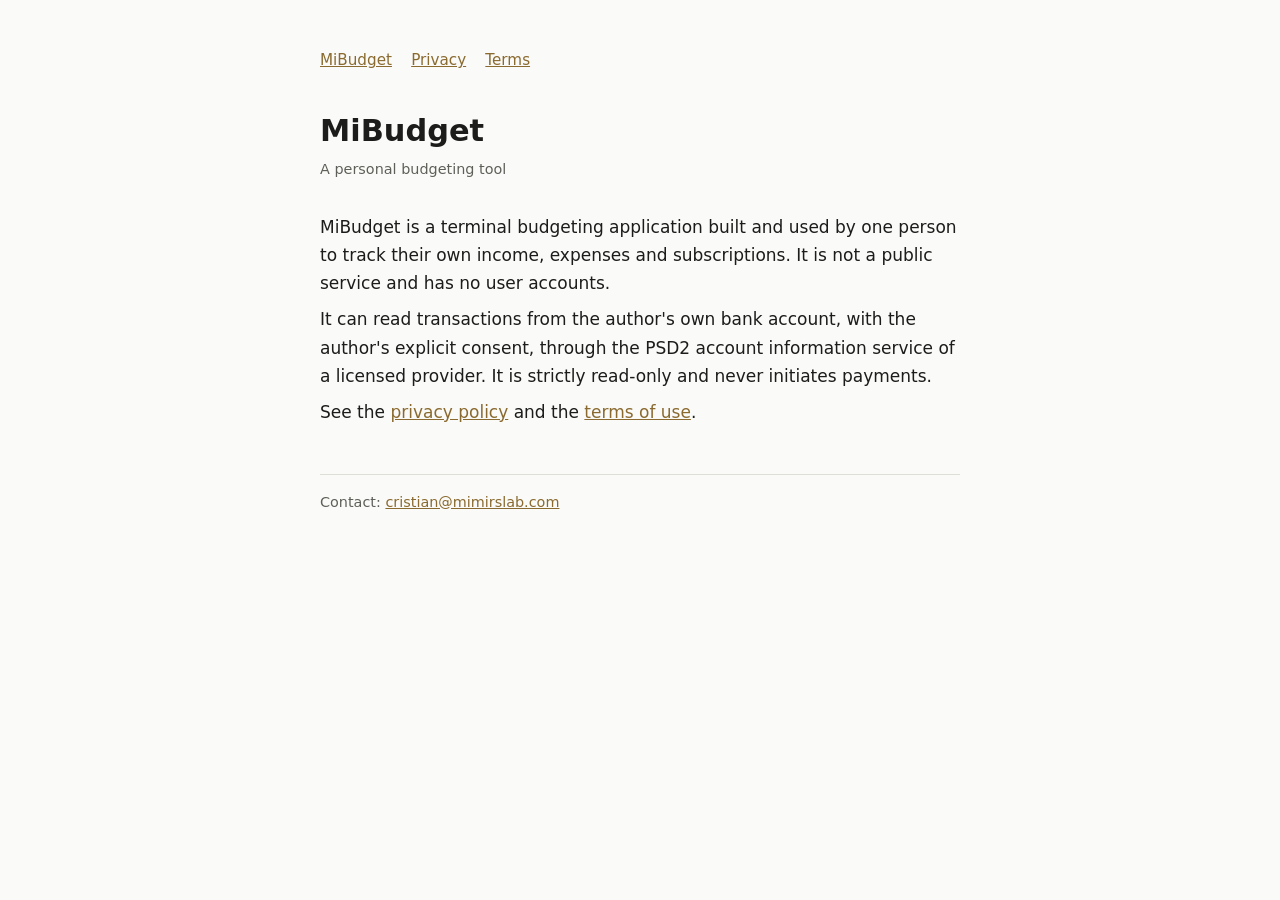
<file: index.html>
<!doctype html><html lang="en"><head><meta charset="utf-8"><meta name="viewport" content="width=device-width,initial-scale=1"><link rel="stylesheet" href="style.css"><title>MiBudget</title></head><body><main><nav><a href="./">MiBudget</a><a href="privacy.html">Privacy</a><a href="terms.html">Terms</a></nav>
<h1>MiBudget</h1><p class="meta">A personal budgeting tool</p>
<p>MiBudget is a terminal budgeting application built and used by one person to track their own income, expenses and subscriptions. It is not a public service and has no user accounts.</p>
<p>It can read transactions from the author's own bank account, with the author's explicit consent, through the PSD2 account information service of a licensed provider. It is strictly read-only and never initiates payments.</p>
<p>See the <a href="privacy.html">privacy policy</a> and the <a href="terms.html">terms of use</a>.</p>
<footer>Contact: <a href="mailto:cristian@mimirslab.com">cristian@mimirslab.com</a></footer></main></body></html>
</file>
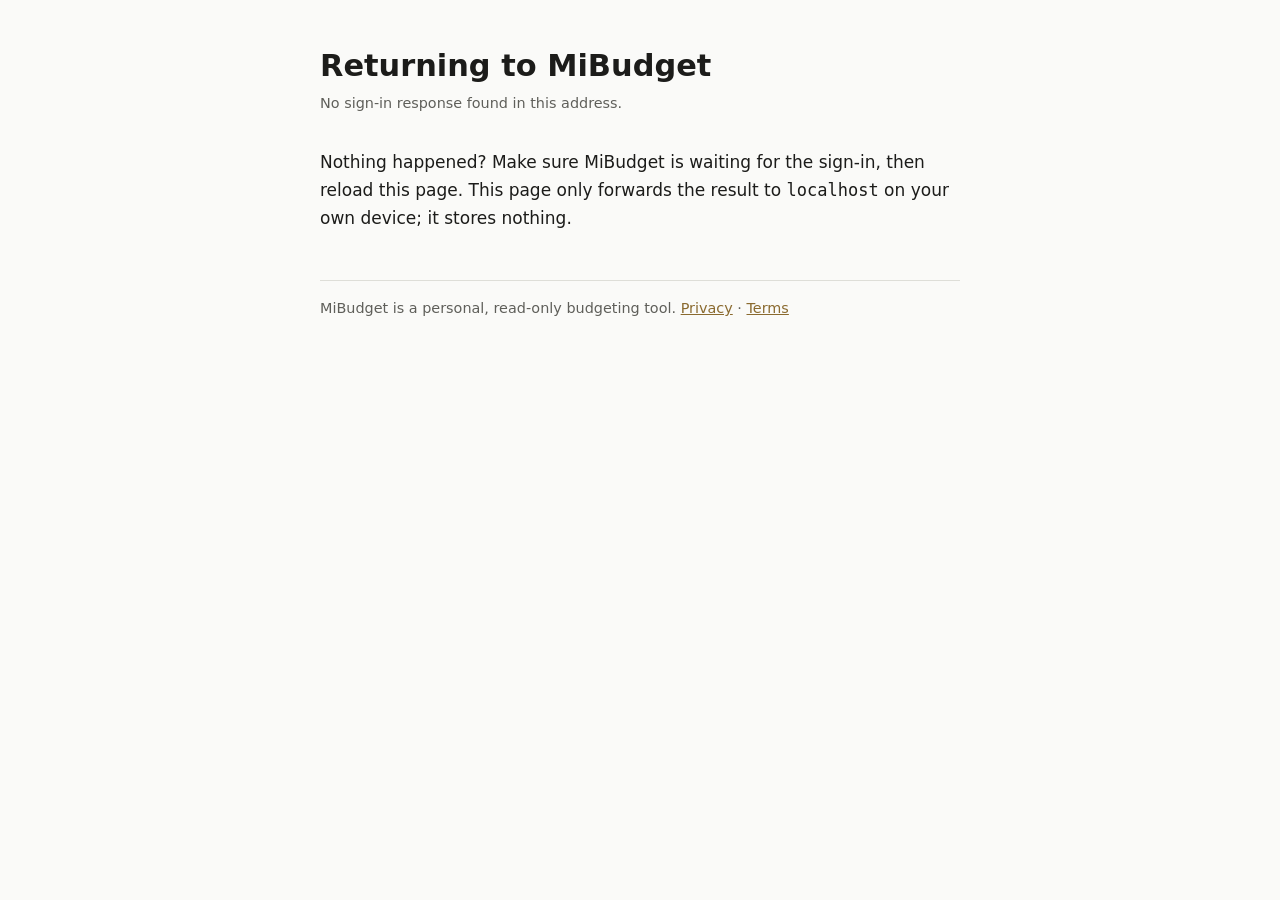
<file: callback.html>
<!doctype html><html lang="en"><head><meta charset="utf-8"><meta name="viewport" content="width=device-width,initial-scale=1"><meta name="referrer" content="no-referrer"><meta name="robots" content="noindex"><link rel="stylesheet" href="style.css"><title>Signing in - MiBudget</title></head>
<body><main>
<h1>Returning to MiBudget</h1>
<p id="msg" class="meta">Passing the bank's response to the MiBudget app on this computer&hellip;</p>
<p id="help" hidden>Nothing happened? Make sure MiBudget is waiting for the sign-in, then reload this page. This page only forwards the result to <code>localhost</code> on your own device; it stores nothing.</p>
<footer>MiBudget is a personal, read-only budgeting tool. <a href="privacy.html">Privacy</a> &middot; <a href="terms.html">Terms</a></footer>
</main>
<script>
(function () {
  var q = window.location.search;
  if (q.length > 1) {
    window.location.replace("http://localhost:8765/callback" + q);
    setTimeout(function () { document.getElementById("help").hidden = false; }, 2500);
  } else {
    document.getElementById("msg").textContent = "No sign-in response found in this address.";
    document.getElementById("help").hidden = false;
  }
})();
</script>
</body></html>
</file>
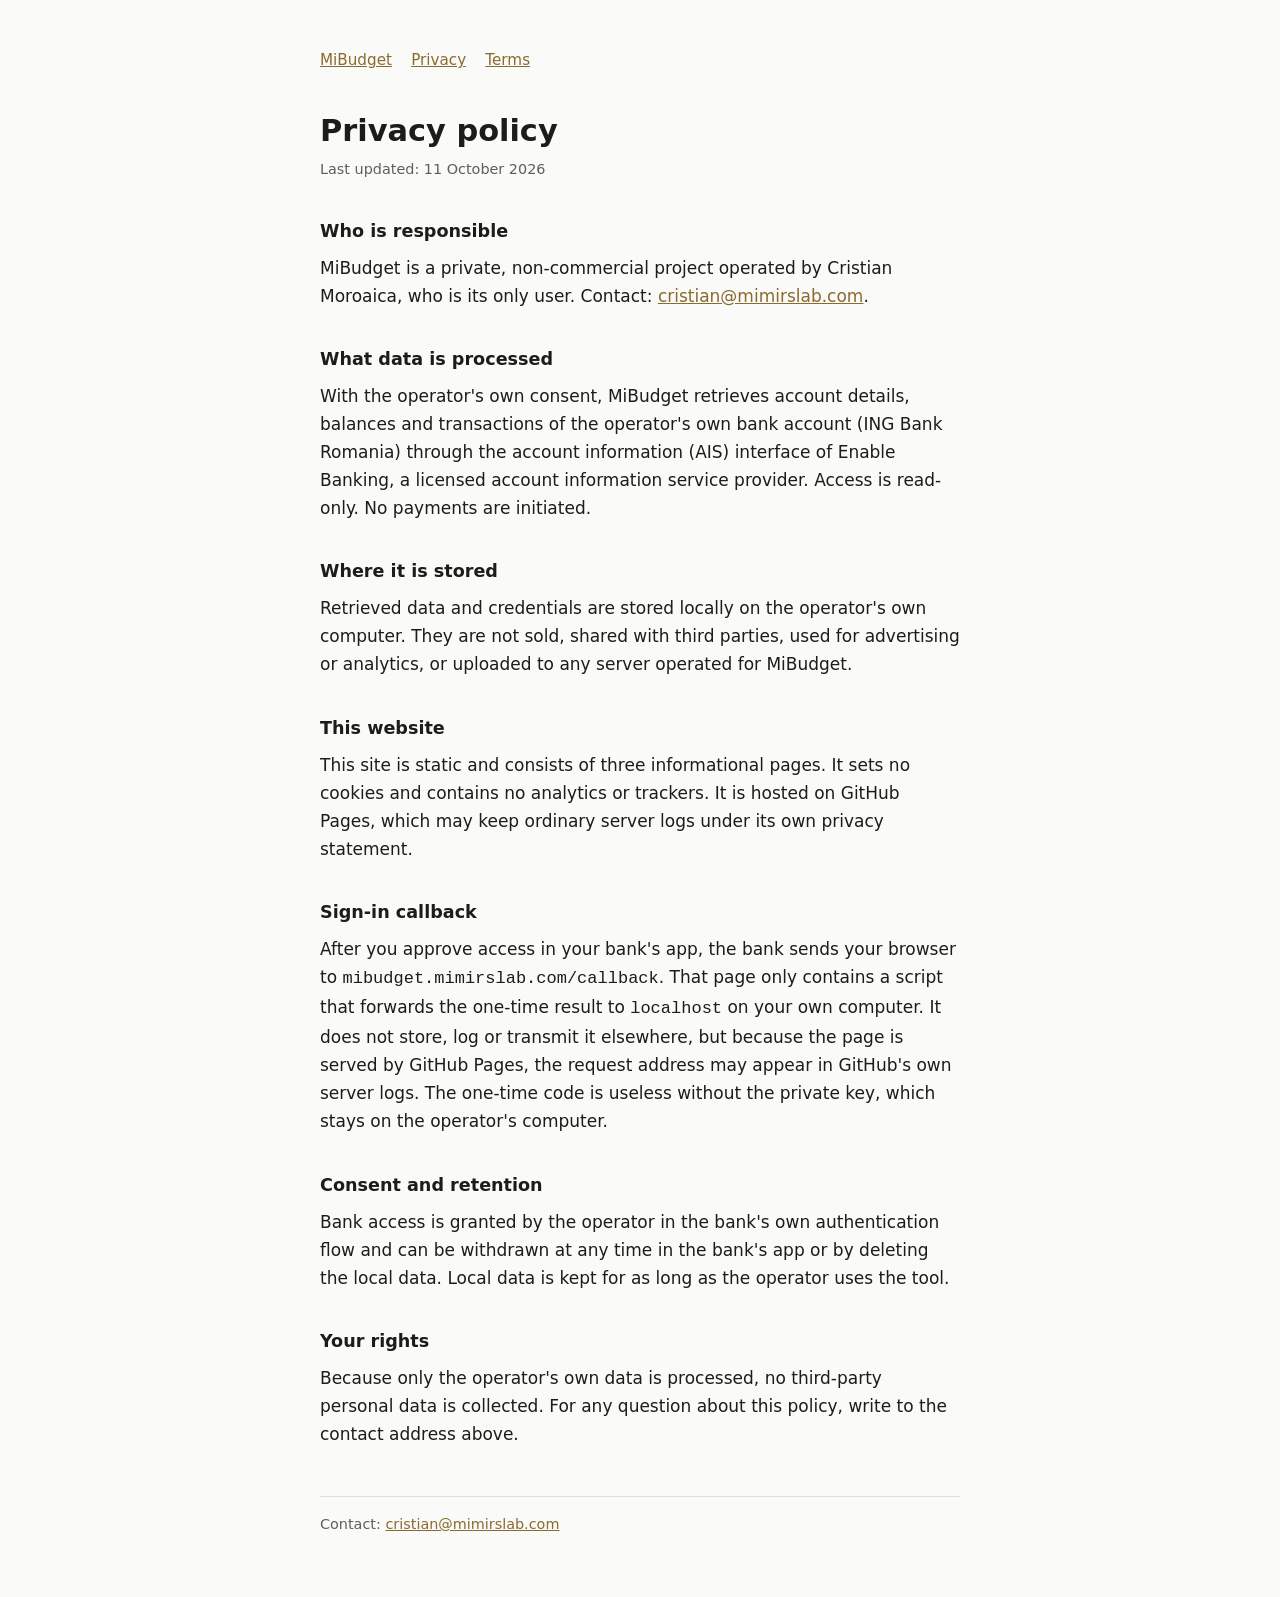
<file: privacy.html>
<!doctype html><html lang="en"><head><meta charset="utf-8"><meta name="viewport" content="width=device-width,initial-scale=1"><link rel="stylesheet" href="style.css"><title>Privacy policy - MiBudget</title></head><body><main><nav><a href="./">MiBudget</a><a href="privacy.html">Privacy</a><a href="terms.html">Terms</a></nav>
<h1>Privacy policy</h1><p class="meta">Last updated: 11 October 2026</p>
<h2>Who is responsible</h2>
<p>MiBudget is a private, non-commercial project operated by Cristian Moroaica, who is its only user. Contact: <a href="mailto:cristian@mimirslab.com">cristian@mimirslab.com</a>.</p>
<h2>What data is processed</h2>
<p>With the operator's own consent, MiBudget retrieves account details, balances and transactions of the operator's own bank account (ING Bank Romania) through the account information (AIS) interface of Enable Banking, a licensed account information service provider. Access is read-only. No payments are initiated.</p>
<h2>Where it is stored</h2>
<p>Retrieved data and credentials are stored locally on the operator's own computer. They are not sold, shared with third parties, used for advertising or analytics, or uploaded to any server operated for MiBudget.</p>
<h2>This website</h2>
<p>This site is static and consists of three informational pages. It sets no cookies and contains no analytics or trackers. It is hosted on GitHub Pages, which may keep ordinary server logs under its own privacy statement.</p>
<h2>Sign-in callback</h2>
<p>After you approve access in your bank's app, the bank sends your browser to <code>mibudget.mimirslab.com/callback</code>. That page only contains a script that forwards the one-time result to <code>localhost</code> on your own computer. It does not store, log or transmit it elsewhere, but because the page is served by GitHub Pages, the request address may appear in GitHub's own server logs. The one-time code is useless without the private key, which stays on the operator's computer.</p>
<h2>Consent and retention</h2>
<p>Bank access is granted by the operator in the bank's own authentication flow and can be withdrawn at any time in the bank's app or by deleting the local data. Local data is kept for as long as the operator uses the tool.</p>
<h2>Your rights</h2>
<p>Because only the operator's own data is processed, no third-party personal data is collected. For any question about this policy, write to the contact address above.</p>
<footer>Contact: <a href="mailto:cristian@mimirslab.com">cristian@mimirslab.com</a></footer></main></body></html>
</file>
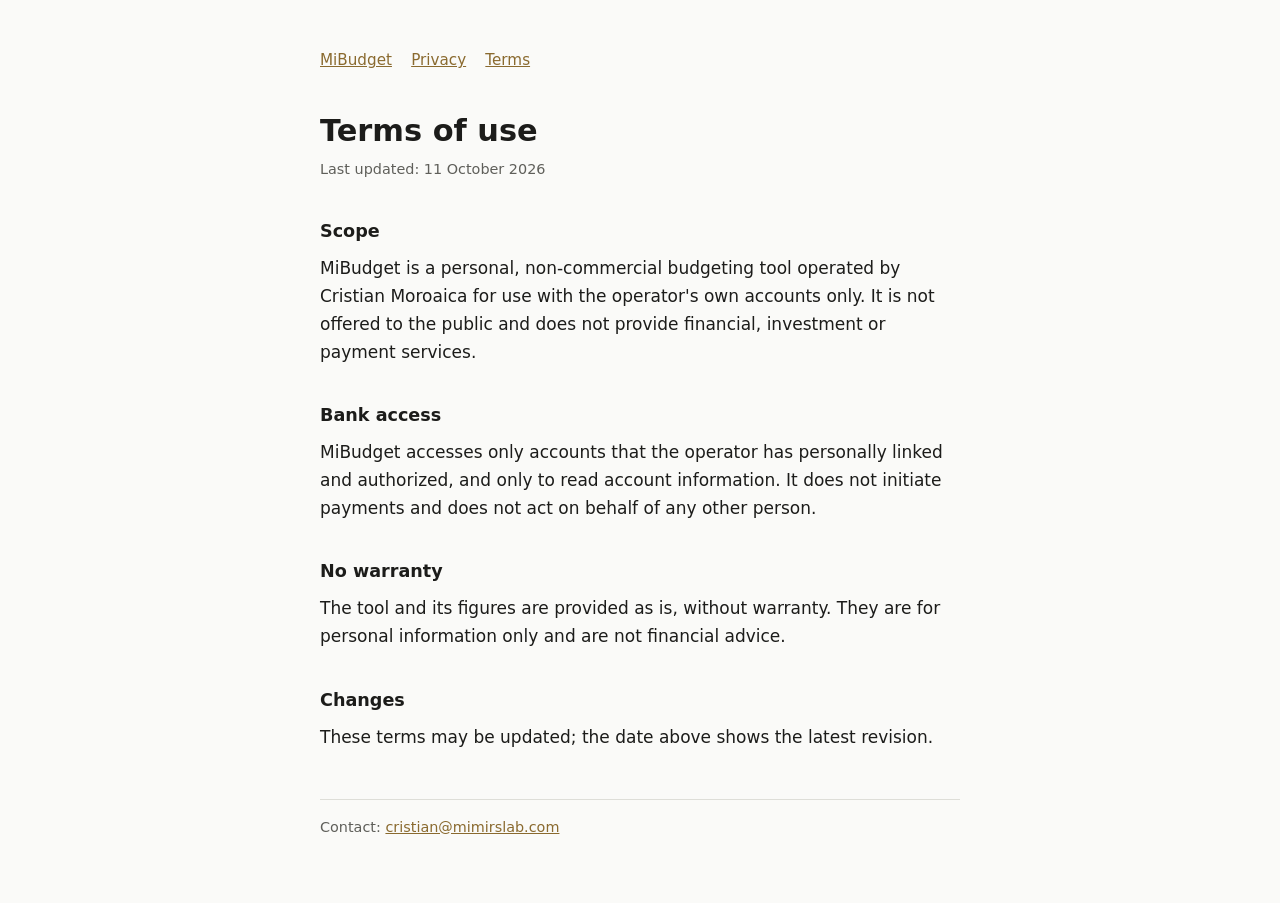
<file: terms.html>
<!doctype html><html lang="en"><head><meta charset="utf-8"><meta name="viewport" content="width=device-width,initial-scale=1"><link rel="stylesheet" href="style.css"><title>Terms of use - MiBudget</title></head><body><main><nav><a href="./">MiBudget</a><a href="privacy.html">Privacy</a><a href="terms.html">Terms</a></nav>
<h1>Terms of use</h1><p class="meta">Last updated: 11 October 2026</p>
<h2>Scope</h2>
<p>MiBudget is a personal, non-commercial budgeting tool operated by Cristian Moroaica for use with the operator's own accounts only. It is not offered to the public and does not provide financial, investment or payment services.</p>
<h2>Bank access</h2>
<p>MiBudget accesses only accounts that the operator has personally linked and authorized, and only to read account information. It does not initiate payments and does not act on behalf of any other person.</p>
<h2>No warranty</h2>
<p>The tool and its figures are provided as is, without warranty. They are for personal information only and are not financial advice.</p>
<h2>Changes</h2>
<p>These terms may be updated; the date above shows the latest revision.</p>
<footer>Contact: <a href="mailto:cristian@mimirslab.com">cristian@mimirslab.com</a></footer></main></body></html>
</file>
<file: style.css>
:root{--bg:#fafaf8;--fg:#1c1c1a;--muted:#5f5f5a;--rule:#deded8;--accent:#8a6a2f}
@media (prefers-color-scheme:dark){:root{--bg:#151513;--fg:#ecece6;--muted:#a3a39b;--rule:#2e2e2a;--accent:#c9a45c}}
*{box-sizing:border-box}
body{margin:0;background:var(--bg);color:var(--fg);font:17px/1.65 system-ui,-apple-system,"Segoe UI",sans-serif}
main{max-width:42rem;margin:0 auto;padding:3rem 1rem 4rem}
h1{font-size:1.9rem;line-height:1.2;margin:0 0 .25rem}
h2{font-size:1.1rem;margin:2.2rem 0 .4rem}
p,li{margin:.5rem 0}
.meta{color:var(--muted);font-size:.9rem;margin-bottom:2rem}
nav{margin-bottom:2.5rem;font-size:.95rem}
nav a{margin-right:1.2rem}
a{color:var(--accent)}
footer{margin-top:3rem;padding-top:1rem;border-top:1px solid var(--rule);color:var(--muted);font-size:.9rem}
</file>
